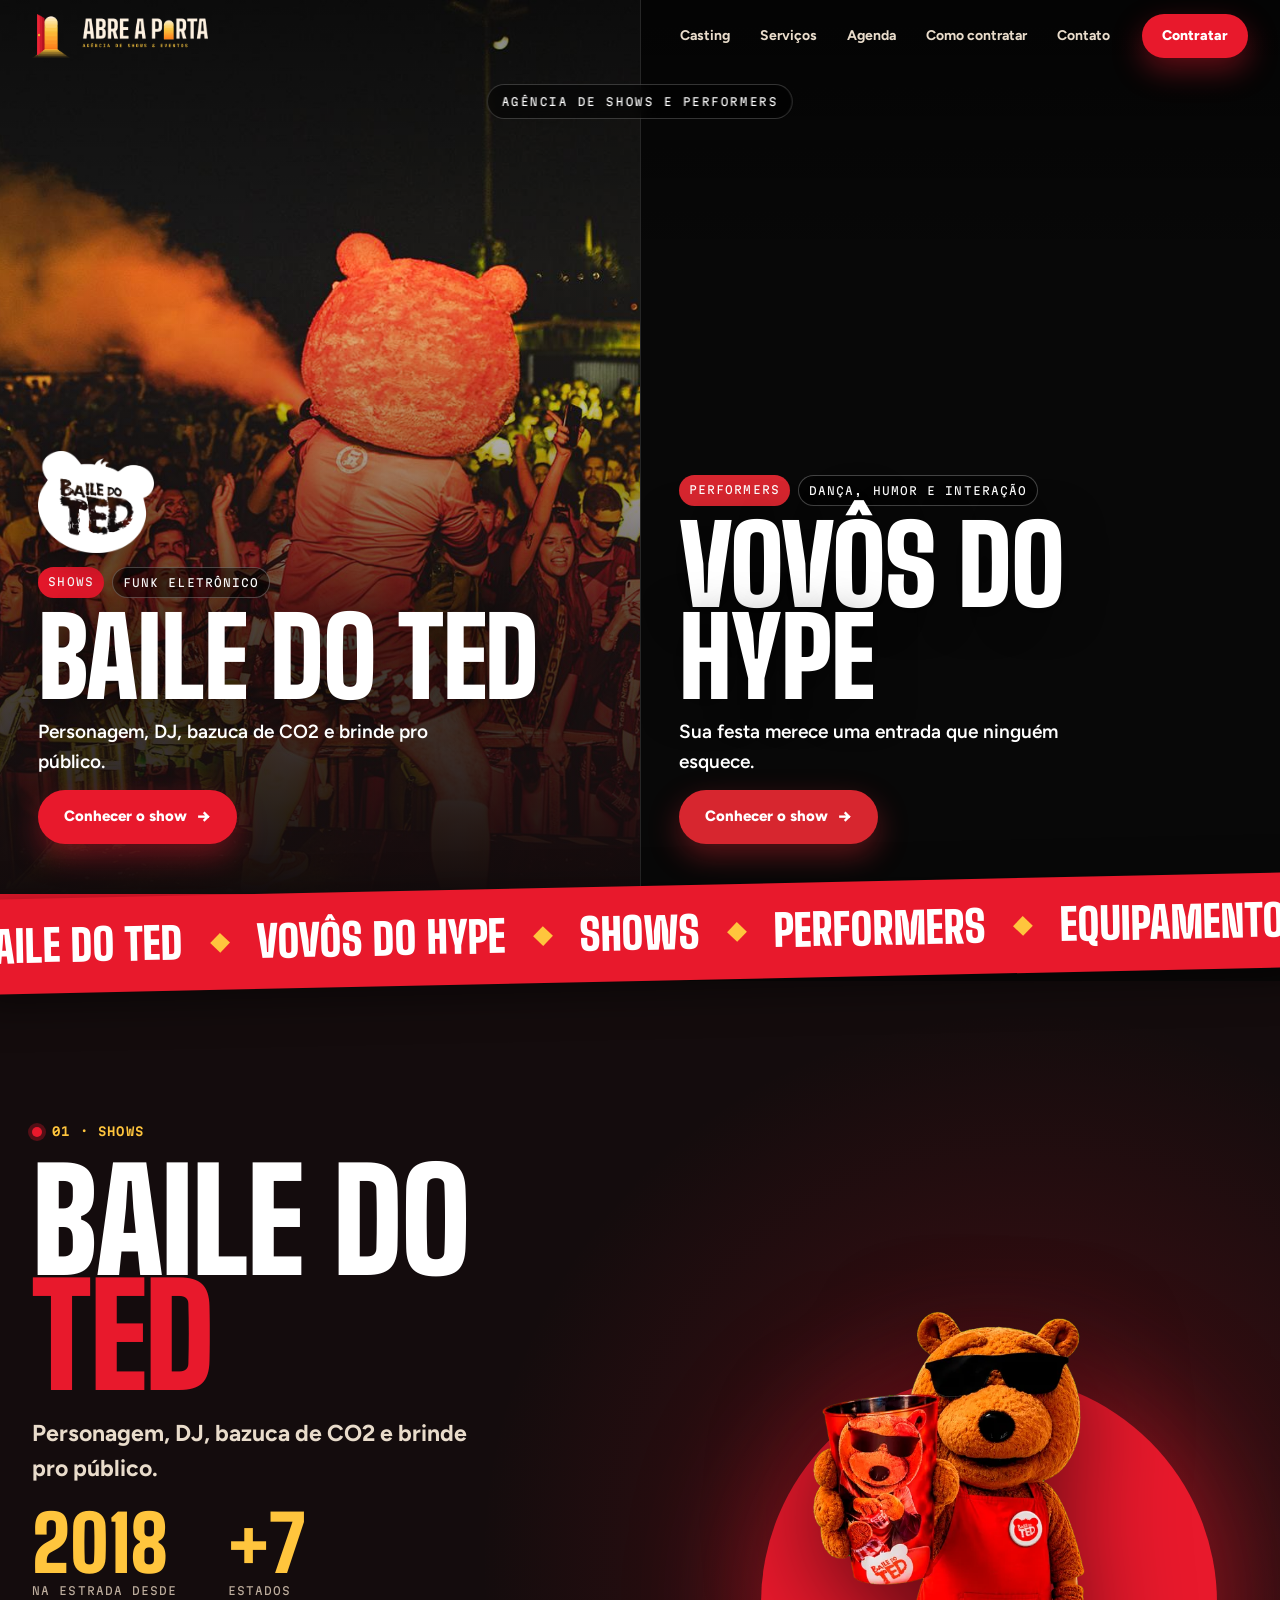
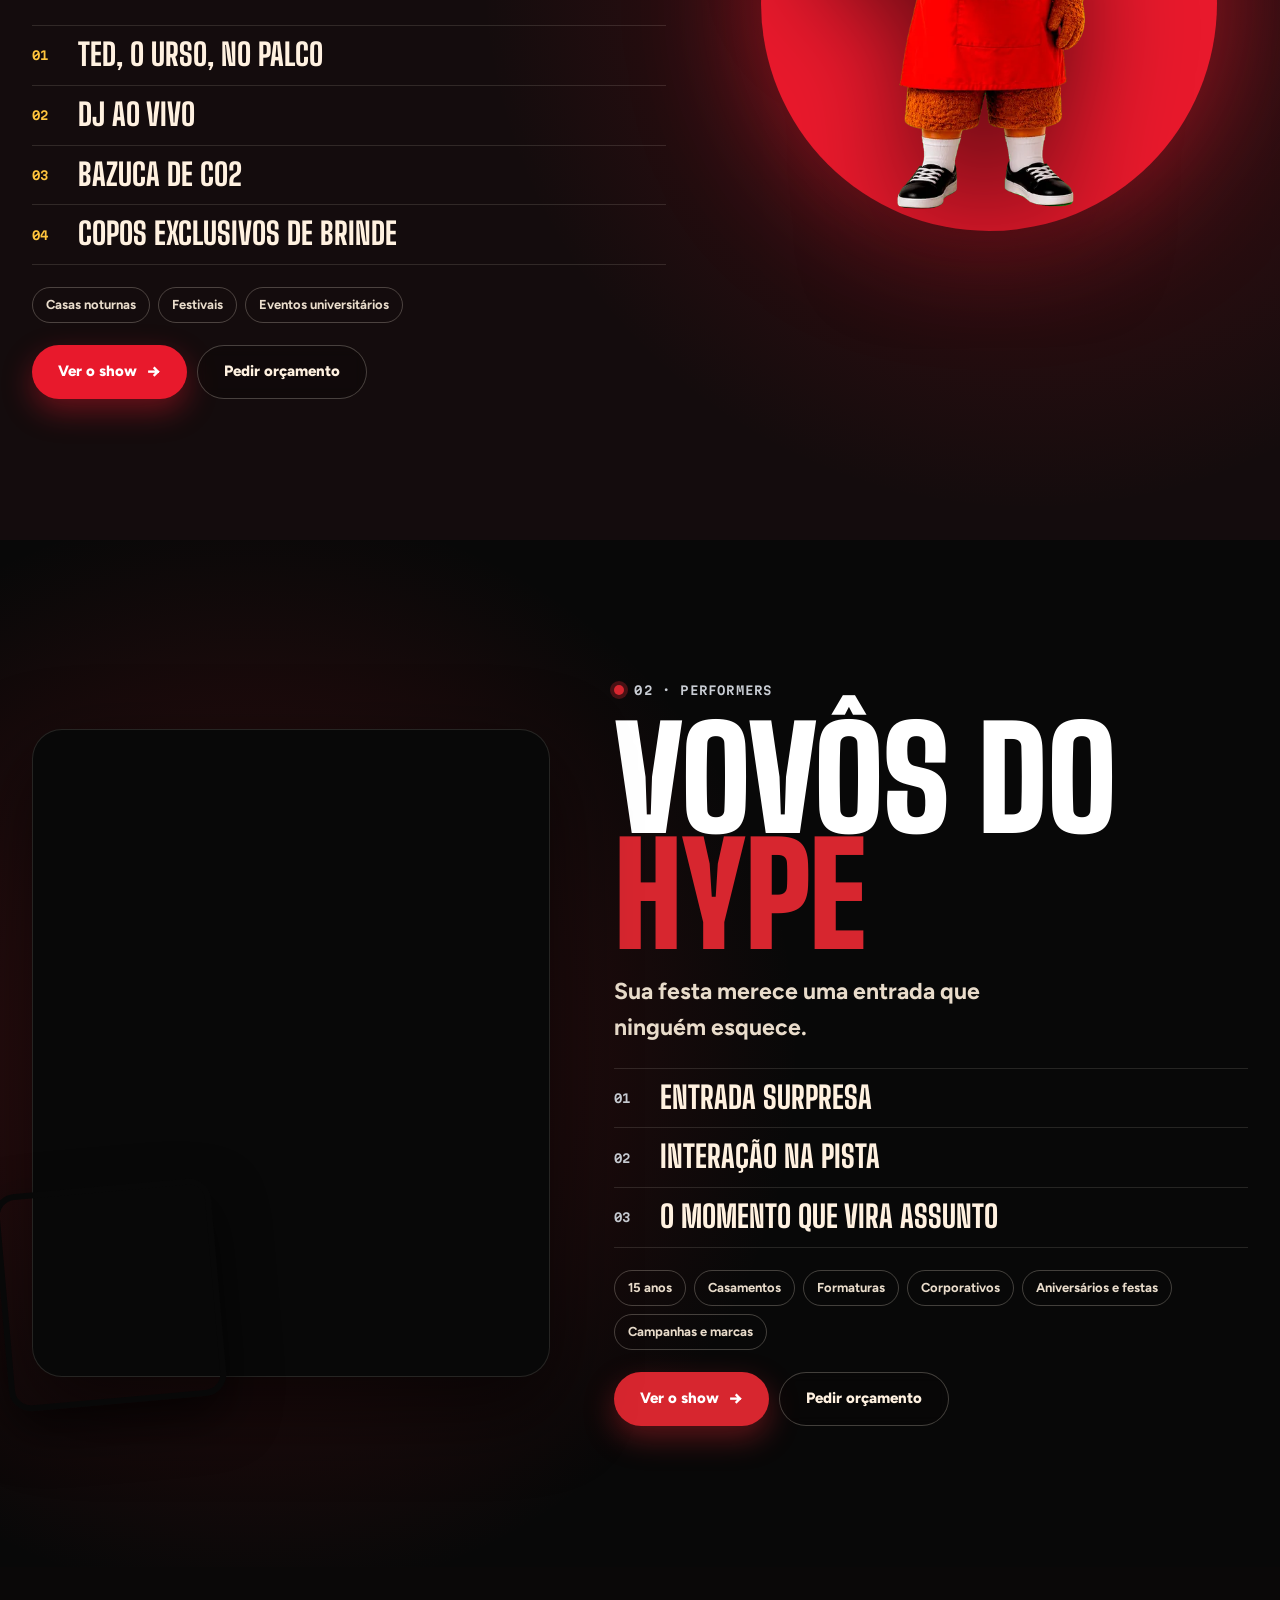
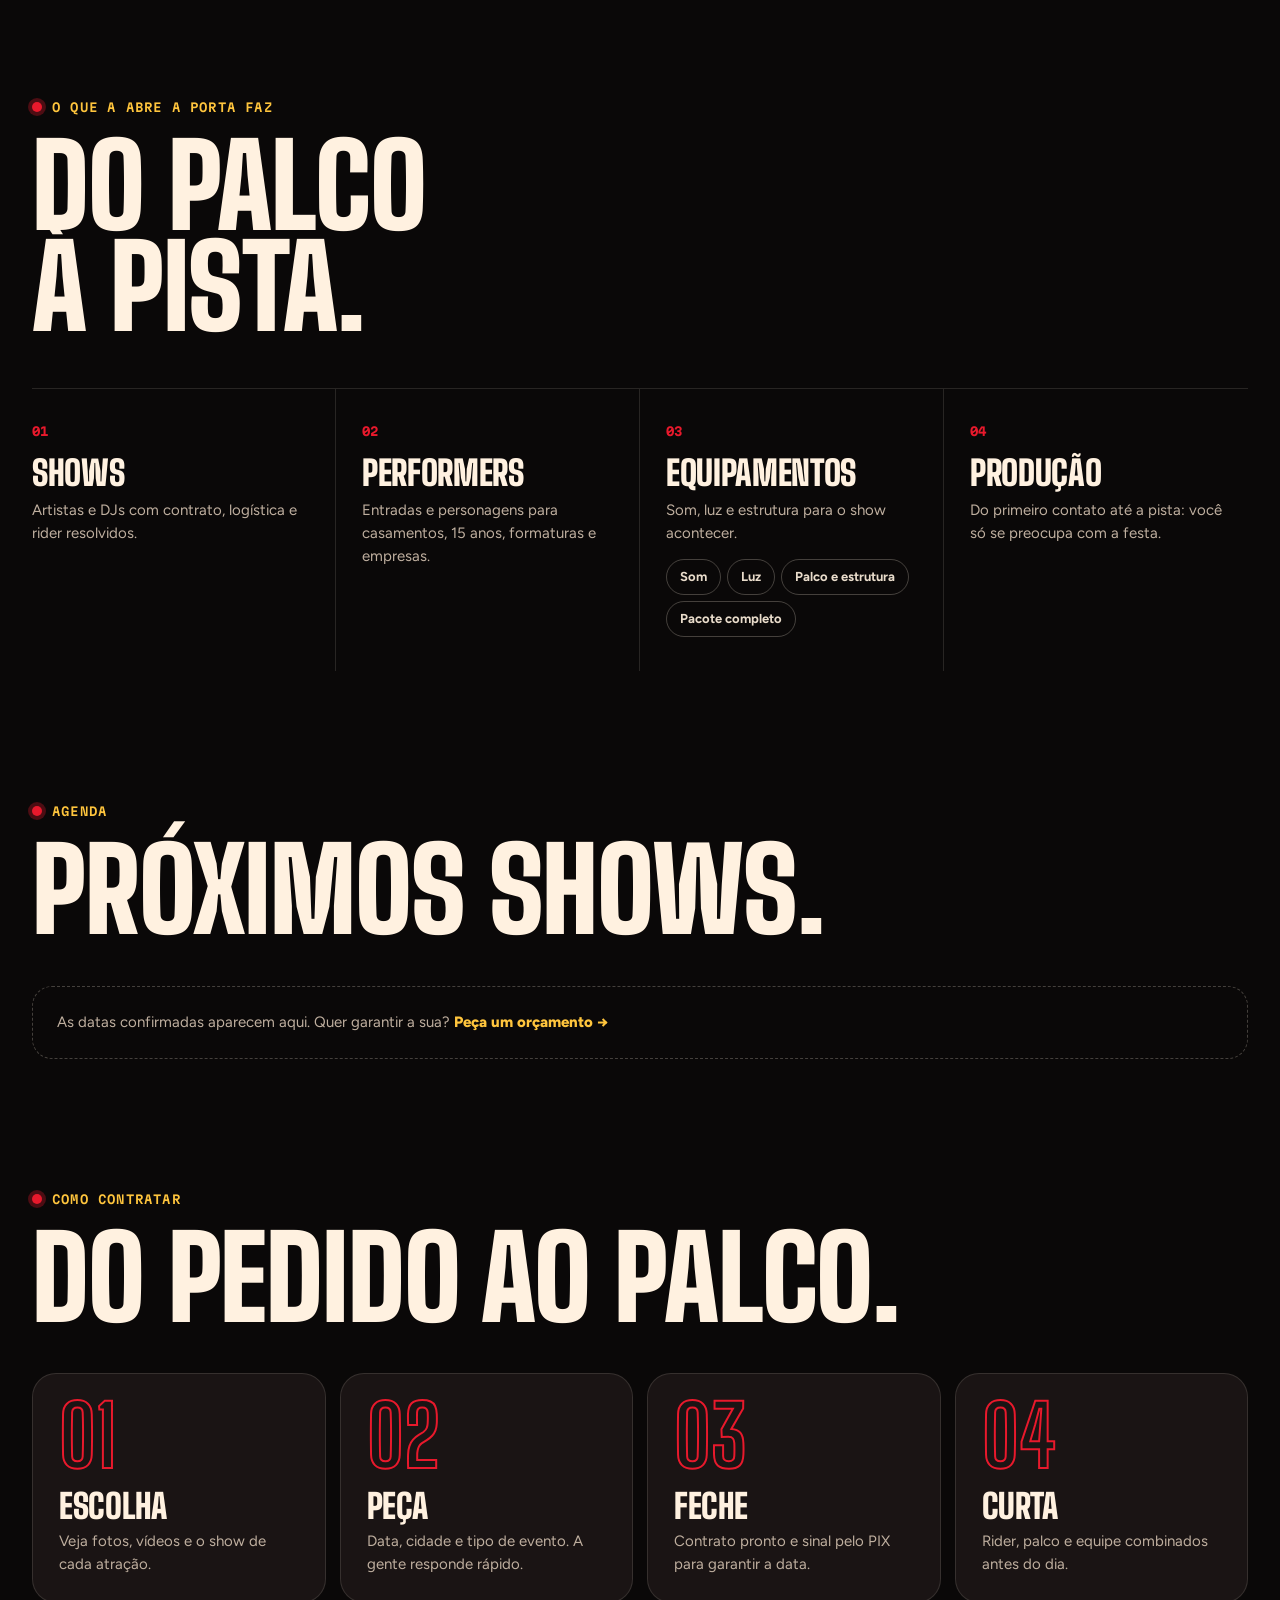
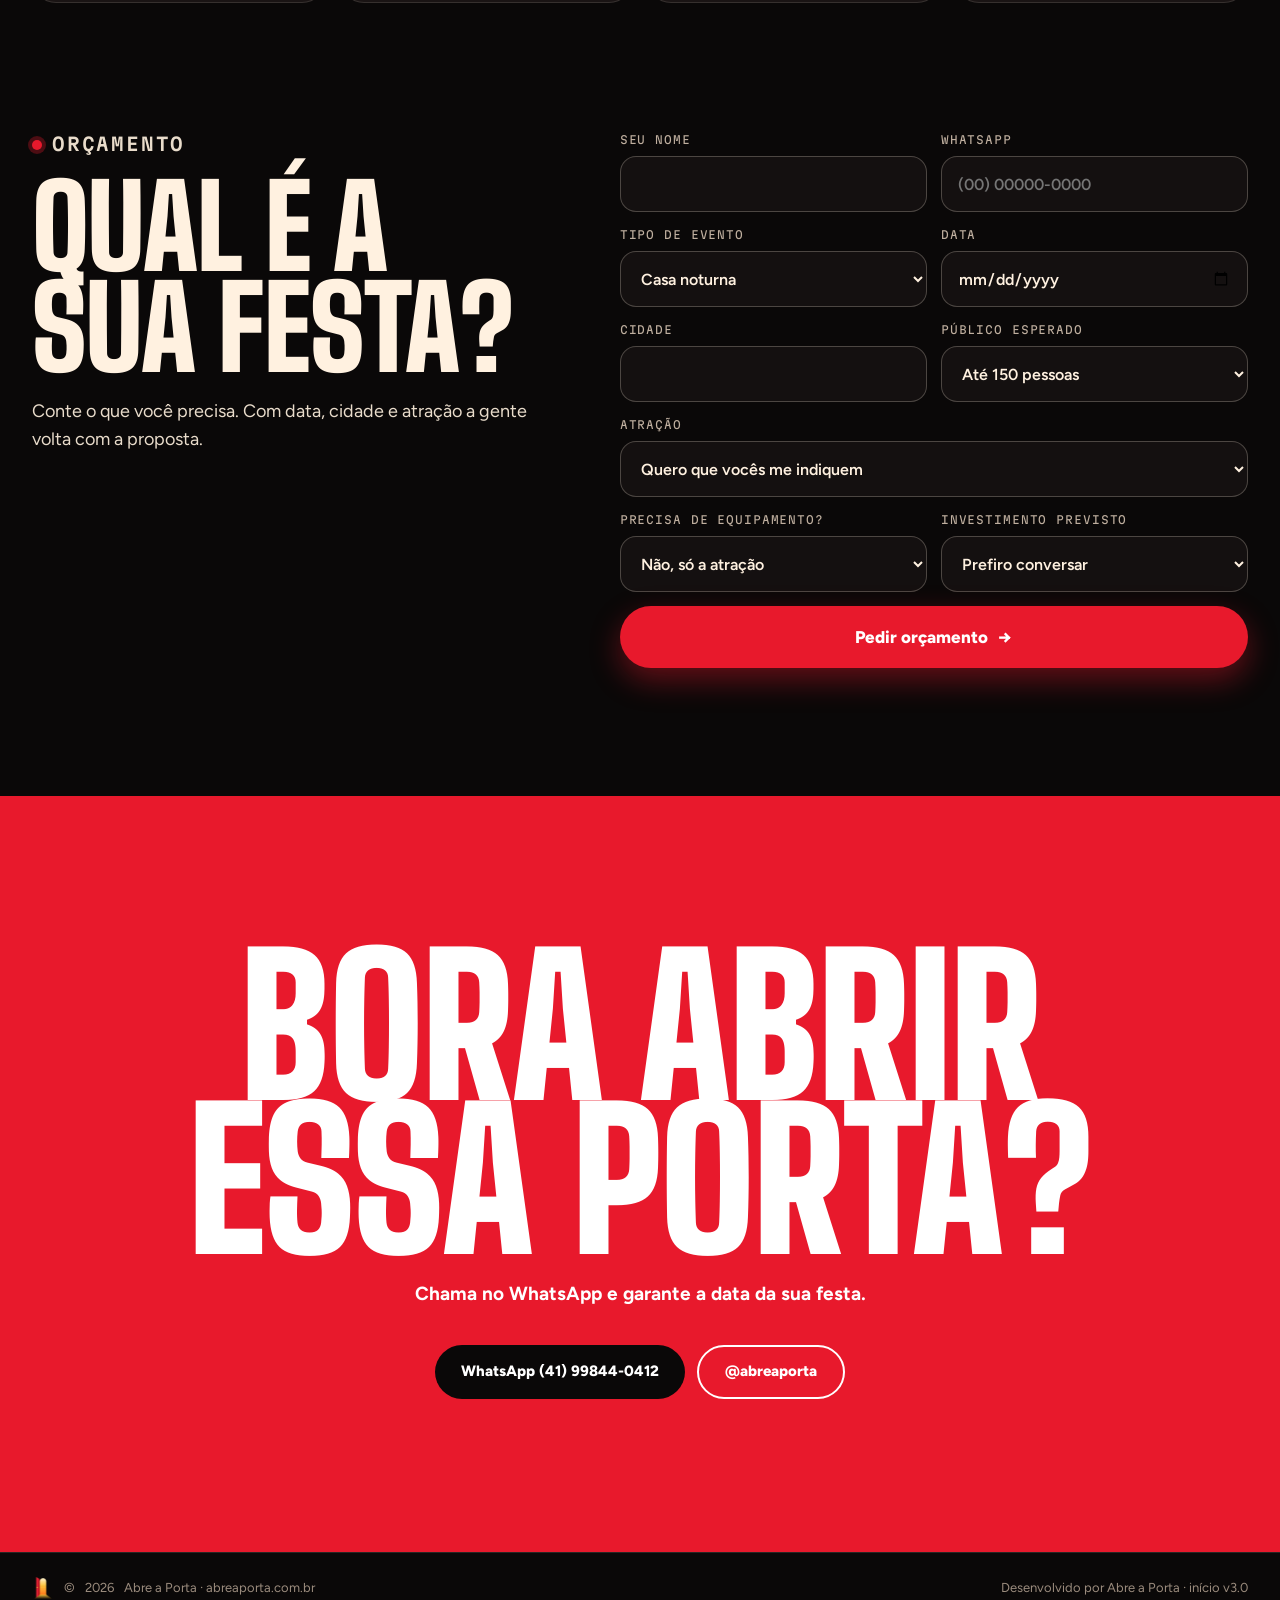
<file: index.html>
<!DOCTYPE html>
<html lang="pt-BR">
<head>
<meta charset="UTF-8">
<meta name="viewport" content="width=device-width, initial-scale=1.0">
<title>Abre a Porta · Agência de shows e performers</title>
<meta name="description" content="Agência de shows e performers: Baile do Ted, Vovôs do Hype e mais atrações para casas noturnas, festivais, casamentos, formaturas e eventos.">
<meta name="theme-color" content="#0A0808">
<link rel="icon" type="image/png" href="site/icone-abreaporta.png">
<meta property="og:title" content="Abre a Porta · Agência de shows e performers">
<meta property="og:description" content="Abra as portas da sua festa.">
<meta property="og:image" content="https://abreaporta.com.br/site/artistas/baile-do-ted/palco.jpg">
<link rel="preconnect" href="https://fonts.googleapis.com">
<link rel="preconnect" href="https://fonts.gstatic.com" crossorigin>
<link href="https://fonts.googleapis.com/css2?family=Big+Shoulders+Display:wght@700;800;900&family=Figtree:wght@400;500;700;800&family=Martian+Mono:wght@400;600&display=swap" rel="stylesheet">
<link rel="stylesheet" href="site/estilo.css">
<style>
/* PALCOS: cada artista ocupa a tela */
.palcos{display:flex;min-height:100svh;background:#000}
.palco{position:relative;flex:1 1 0;min-width:0;display:flex;align-items:flex-end;overflow:hidden;background:var(--fundo) center/cover no-repeat;transition:flex-grow .6s cubic-bezier(.2,.7,.2,1)}
.palco:before{content:"";position:absolute;inset:0;background:linear-gradient(180deg,rgba(0,0,0,.55) 0%,rgba(0,0,0,0) 30%,color-mix(in srgb,var(--fundo) 70%,transparent) 68%,var(--fundo) 100%)}
.palco:after{content:"";position:absolute;inset:auto 0 0 0;height:6px;background:var(--cor)}
.palco + .palco{border-left:1px solid rgba(255,255,255,.12)}
.palco:hover{flex-grow:1.55}
.palco .dentro{position:relative;z-index:1;width:100%;padding:110px clamp(18px,3vw,40px) clamp(30px,5vw,56px);display:flex;flex-direction:column;gap:14px}
.palco .logo{width:clamp(80px,9vw,130px);height:auto;filter:drop-shadow(0 8px 20px rgba(0,0,0,.5))}
.palco h2{font-size:clamp(64px,8.5vw,150px);line-height:.84;color:#fff;text-shadow:0 6px 40px rgba(0,0,0,.5)}
.palco .cat{display:flex;gap:8px;flex-wrap:wrap}
.palco .cat span{font-family:var(--f-mono);font-size:11px;letter-spacing:.1em;text-transform:uppercase;padding:6px 10px;border-radius:999px;background:var(--cor);color:#fff}
.palco .cat span + span{background:rgba(0,0,0,.45);border:1px solid rgba(255,255,255,.25)}
.palco .frase{font-size:clamp(16px,1.5vw,19px);font-weight:600;max-width:34ch;color:#fff}
.palco .acoes{display:flex;gap:10px;flex-wrap:wrap}
.selo-topo{position:absolute;left:50%;top:84px;transform:translateX(-50%);z-index:3;font-family:var(--f-mono);font-size:11px;letter-spacing:.14em;text-transform:uppercase;color:#fff;background:rgba(0,0,0,.5);border:1px solid rgba(255,255,255,.2);padding:8px 14px;border-radius:999px;backdrop-filter:blur(6px);white-space:nowrap}
.heroWrap{position:relative}
@media (max-width:860px){.palcos{flex-direction:column}.palco{min-height:78svh}.palco + .palco{border-left:0;border-top:1px solid rgba(255,255,255,.12)}.palco:hover{flex-grow:1}.selo-topo{top:80px}}

/* HOLOFOTE: seção de cada artista nas cores dele */
.holofote{position:relative;background:var(--fundo);overflow:hidden;padding:clamp(80px,11vw,150px) 0}
.holofote:before{content:"";position:absolute;width:1100px;height:1100px;right:-300px;top:50%;transform:translateY(-50%);background:radial-gradient(closest-side,color-mix(in srgb,var(--cor) 45%,transparent),transparent);opacity:.55;pointer-events:none}
.holofote.inverte:before{right:auto;left:-300px}
.holofote .wrap{position:relative;display:grid;grid-template-columns:1.1fr .9fr;gap:clamp(30px,5vw,70px);align-items:center}
.holofote.inverte .wrap{grid-template-columns:.9fr 1.1fr}
.holofote.inverte .txt{order:2}
.holofote .txt{display:flex;flex-direction:column;gap:22px}
.holofote h2{font-size:clamp(72px,11vw,180px);line-height:.82;color:#fff}
.holofote h2 em{font-style:normal;color:var(--cor)}
.holofote .frase{font-size:clamp(18px,1.8vw,24px);font-weight:700;color:var(--t2);max-width:30ch}
.lista-dest{list-style:none;margin:0;padding:0;border-top:1px solid var(--linha)}
.lista-dest li{display:flex;align-items:center;gap:16px;padding:14px 0;border-bottom:1px solid var(--linha);font-family:var(--f-cartaz);font-weight:800;font-size:clamp(24px,2.4vw,34px);text-transform:uppercase;line-height:1}
.lista-dest li b{font-family:var(--f-mono);font-size:12px;font-weight:600;color:var(--cor2);width:30px}
.nums{display:flex;gap:clamp(20px,4vw,50px);flex-wrap:wrap}
.nums div b{display:block;font-family:var(--f-cartaz);font-size:clamp(56px,6vw,96px);font-weight:900;line-height:.9;color:var(--cor2)}
.nums div span{font-family:var(--f-mono);font-size:11px;letter-spacing:.1em;text-transform:uppercase;color:var(--t3)}
.holofote .acoes{display:flex;gap:10px;flex-wrap:wrap}
.holofote .img{position:relative;min-height:560px;display:flex;align-items:flex-end;justify-content:center}
.holofote .img .disco{position:absolute;width:88%;aspect-ratio:1;border-radius:50%;left:6%;bottom:6%;background:var(--cor);box-shadow:0 0 120px color-mix(in srgb,var(--cor) 60%,transparent)}
.holofote .img .recorte{position:relative;width:96%;height:auto;filter:drop-shadow(0 30px 50px rgba(0,0,0,.55))}
.holofote .img .foto{position:relative;width:100%;aspect-ratio:4/5;border-radius:30px;background:var(--fundo) center/cover no-repeat;box-shadow:0 30px 80px rgba(0,0,0,.6);border:1px solid var(--linha)}
.holofote .img .mini{position:absolute;width:42%;aspect-ratio:1;border-radius:22px;left:-6%;bottom:-4%;background:center/cover no-repeat;border:6px solid var(--fundo);box-shadow:0 20px 50px rgba(0,0,0,.6);transform:rotate(-5deg)}
.holofote .tipos{display:flex;flex-wrap:wrap;gap:8px}
@media (max-width:900px){.holofote .wrap,.holofote.inverte .wrap{grid-template-columns:1fr}.holofote.inverte .txt{order:0}.holofote .img{min-height:0}}

/* SERVIÇOS */
.servicos{display:grid;grid-template-columns:repeat(4,minmax(0,1fr));border-top:1px solid var(--linha)}
.serv{padding:30px 26px 34px 0;border-right:1px solid var(--linha)}
.serv + .serv{padding-left:26px}
.serv:last-child{border-right:0}
.serv b{font-family:var(--f-mono);font-size:12px;color:var(--vermelho)}
.serv h3{font-size:clamp(30px,2.7vw,46px);overflow-wrap:break-word;margin:14px 0 10px}
.serv p{color:var(--t3);font-size:15px}
.equips{display:flex;flex-wrap:wrap;gap:6px;margin-top:14px}
@media (max-width:900px){.servicos{grid-template-columns:1fr 1fr}.serv{border-right:0;border-bottom:1px solid var(--linha);padding-left:0!important}}
@media (max-width:540px){.servicos{grid-template-columns:1fr}}

/* COMO */
.passos{display:grid;grid-template-columns:repeat(4,1fr);gap:14px}
.passo{border-radius:24px;padding:26px;background:var(--card);border:1px solid var(--linha)}
.passo b{font-family:var(--f-cartaz);font-size:84px;line-height:.85;color:transparent;-webkit-text-stroke:2px var(--vermelho)}
.passo h3{font-size:34px;margin-top:16px}
.passo p{color:var(--t3);font-size:15px;margin-top:8px}
@media (max-width:900px){.passos{grid-template-columns:1fr 1fr}}
@media (max-width:540px){.passos{grid-template-columns:1fr}}

/* ORÇAMENTO */
.orc{display:grid;grid-template-columns:1fr 1.2fr;gap:clamp(30px,5vw,70px)}
.orc .txt{display:flex;flex-direction:column;gap:18px}
.orc .txt p{font-size:18px;color:var(--t2)}
.orc form{display:grid;grid-template-columns:1fr 1fr;gap:14px}
.orc label{display:flex;flex-direction:column;gap:8px;font-family:var(--f-mono);font-size:11px;letter-spacing:.08em;text-transform:uppercase;color:var(--t3)}
.orc input,.orc select{min-height:56px;border-radius:16px;border:1px solid var(--linha2);background:var(--preto2);padding:0 16px;color:var(--creme);font:600 16px var(--f-texto);width:100%;letter-spacing:0;text-transform:none}
.orc input:focus,.orc select:focus{border-color:var(--vermelho);outline:none}
.orc .full{grid-column:1/-1}
.ok{grid-column:1/-1;padding:14px 16px;border-radius:14px;font-weight:700;display:none;font-family:var(--f-texto);letter-spacing:0;text-transform:none}
@media (max-width:860px){.orc{grid-template-columns:1fr}}
@media (max-width:520px){.orc form{grid-template-columns:1fr}}

/* FINAL */
.final{position:relative;overflow:hidden;text-align:center;padding:clamp(90px,12vw,170px) 0;background:var(--vermelho);color:#fff}
.final h2{font-size:clamp(80px,15vw,250px);line-height:.8}
.final p{font-size:19px;font-weight:700;margin:22px auto 0;max-width:40ch}
.final .contatos{display:flex;flex-wrap:wrap;justify-content:center;gap:12px;margin-top:36px}
.final .btn.preto{background:#0A0808;color:#fff}
.final .btn.vazado{border:2px solid #fff;color:#fff}
</style>
</head>
<body>
<script src="site/config.js"></script>
<script src="site/dados.js"></script>
<script src="site/carregar.js"></script>

<header class="topo-site" id="topo"><div class="wrap topo">
  <a href="./" aria-label="Abre a Porta, início"><img src="site/logo-abreaporta.png" alt="Abre a Porta"></a>
  <nav aria-label="Menu"><a href="#casting">Casting</a><a href="#servicos">Serviços</a><a href="#agenda">Agenda</a><a href="#como">Como contratar</a><a href="#contato">Contato</a></nav>
  <a class="btn fogo" href="#orcamento">Contratar</a>
</div></header>

<main>
  <div class="heroWrap">
    <span class="selo-topo">Agência de shows e performers</span>
    <section class="palcos" id="palcos" aria-label="Atrações"></section>
  </div>
  <div class="faixa" aria-hidden="true"><div class="trilho" id="faixa"></div></div>

  <div id="casting"></div>

  <section class="s" id="servicos"><div class="wrap">
    <p class="selo surge">O que a Abre a Porta faz</p>
    <h2 class="titulo surge" style="margin:16px 0 clamp(30px,4vw,50px)">Do palco<br>à pista.</h2>
    <div class="servicos surge">
      <div class="serv"><b>01</b><h3>Shows</h3><p>Artistas e DJs com contrato, logística e rider resolvidos.</p></div>
      <div class="serv"><b>02</b><h3>Performers</h3><p>Entradas e personagens para casamentos, 15 anos, formaturas e empresas.</p></div>
      <div class="serv" id="servEquip"><b>03</b><h3>Equipamentos</h3><p>Som, luz e estrutura para o show acontecer.</p><div class="equips" id="equips"></div></div>
      <div class="serv"><b>04</b><h3>Produção</h3><p>Do primeiro contato até a pista: você só se preocupa com a festa.</p></div>
    </div>
  </div></section>

  <section class="s" id="agenda" style="padding-top:0"><div class="wrap">
    <p class="selo surge">Agenda</p>
    <h2 class="titulo surge" style="margin:16px 0 clamp(26px,4vw,44px)">Próximos shows.</h2>
    <div id="shows"></div>
  </div></section>

  <section class="s" id="como" style="padding-top:0"><div class="wrap">
    <p class="selo surge">Como contratar</p>
    <h2 class="titulo surge" style="margin:16px 0 clamp(26px,4vw,44px)">Do pedido ao palco.</h2>
    <div class="passos">
      <div class="passo surge"><b>01</b><h3>Escolha</h3><p>Veja fotos, vídeos e o show de cada atração.</p></div>
      <div class="passo surge"><b>02</b><h3>Peça</h3><p>Data, cidade e tipo de evento. A gente responde rápido.</p></div>
      <div class="passo surge"><b>03</b><h3>Feche</h3><p>Contrato pronto e sinal pelo PIX para garantir a data.</p></div>
      <div class="passo surge"><b>04</b><h3>Curta</h3><p>Rider, palco e equipe combinados antes do dia.</p></div>
    </div>
  </div></section>

  <section class="s" id="orcamento" style="padding-top:0"><div class="wrap orc">
    <div class="txt surge"><p class="selo">Orçamento</p><h2 class="titulo">Qual é a sua festa?</h2><p>Conte o que você precisa. Com data, cidade e atração a gente volta com a proposta.</p></div>
    <form id="formOrc" class="surge" novalidate>
      <label>Seu nome<input name="nome" autocomplete="name" maxlength="120"></label>
      <label>WhatsApp<input name="whats" type="tel" placeholder="(00) 00000-0000" autocomplete="tel" maxlength="30"></label>
      <label>Tipo de evento<select name="tipo"><option>Casa noturna</option><option>Festival</option><option>Evento universitário</option><option>Casamento</option><option>15 anos</option><option>Formatura</option><option>Evento de empresa</option><option>Aniversário e festa</option><option>Outro</option></select></label>
      <label>Data<input name="data" type="date"></label>
      <label>Cidade<input name="cidade" maxlength="80"></label>
      <label>Público esperado<select name="publico"><option>Até 150 pessoas</option><option>150 a 500 pessoas</option><option>500 a 1.500 pessoas</option><option>Mais de 1.500 pessoas</option></select></label>
      <label class="full">Atração<select name="artista" id="selArtista"><option>Quero que vocês me indiquem</option></select></label>
      <label>Precisa de equipamento?<select name="equip"><option>Não, só a atração</option><option>Sim, som</option><option>Sim, som e luz</option><option>Sim, som, luz e palco</option></select></label>
      <label>Investimento previsto<select name="verba"><option>Prefiro conversar</option><option>Até R$ 3 mil</option><option>R$ 3 a 10 mil</option><option>R$ 10 a 30 mil</option><option>Acima de R$ 30 mil</option></select></label>
      <button class="btn fogo full seta" type="submit" style="min-height:62px;font-size:17px">Pedir orçamento</button>
      <p class="ok" id="ok" role="status"></p>
    </form>
  </div></section>

  <section class="final" id="contato"><div class="wrap">
    <h2 class="surge">Bora abrir<br>essa porta?</h2>
    <p>Chama no WhatsApp e garante a data da sua festa.</p>
    <div class="contatos" id="contatos"></div>
  </div></section>
</main>

<footer class="rodape">
  <span style="display:flex;align-items:center;gap:10px"><img src="site/icone-abreaporta.png" alt="">© <span id="ano"></span> Abre a Porta · abreaporta.com.br</span>
  <span>Desenvolvido por Abre a Porta · início v3.0</span>
</footer>

<script>
(function () {
  var $ = function (id) { return document.getElementById(id); };
  var esc = function (t) { return String(t == null ? '' : t).replace(/[&<>"']/g, function (c) { return { '&': '&amp;', '<': '&lt;', '>': '&gt;', '"': '&quot;', "'": '&#39;' }[c]; }); };
  var cssUrl = function (u) { return u ? "url('" + String(u).replace(/['"\\()\s]/g, encodeURIComponent) + "')" : 'none'; };
  var temas = function (a) { return '--cor:' + esc(a.cor || '#E8192C') + ';--cor2:' + esc(a.cor2 || '#FFC53D') + ';--fundo:' + esc(a.fundo || '#0A0808'); };
  $('ano').textContent = new Date().getFullYear();
  var topo = $('topo'), t = function () { topo.classList.toggle('solido', window.scrollY > 40); };
  window.addEventListener('scroll', t, { passive: true }); t();

  window.carregarSite().then(function (S) {
    var wa = function (msg) { return 'https://wa.me/' + S.whatsapp + '?text=' + encodeURIComponent(msg); };
    var arts = (S.artistas || []).filter(function (a) { return a.publicado; });
    var link = function (a) { return 'artista.html?a=' + encodeURIComponent(a.slug); };

    /* palcos */
    $('palcos').innerHTML = arts.map(function (a) {
      return '<a class="palco" href="' + link(a) + '" style="' + temas(a) + ';background-image:' + cssUrl(a.capa) + '">' +
        '<div class="dentro">' + (a.logo ? '<img class="logo" src="' + esc(a.logo) + '" alt="" onerror="this.remove()">' : '') +
        '<div class="cat"><span>' + esc(a.categoria || '') + '</span>' + (a.estilo ? '<span>' + esc(a.estilo) + '</span>' : '') + '</div>' +
        '<h2>' + esc(a.nome) + '</h2>' + (a.frase ? '<p class="frase">' + esc(a.frase) + '</p>' : '') +
        '<div class="acoes"><span class="btn fogo seta">Conhecer o show</span></div></div></a>';
    }).join('');

    /* faixa */
    var itens = arts.map(function (a) { return a.nome; }).concat(['Shows', 'Performers', 'Equipamentos']);
    var f = '<span>' + itens.map(esc).join('</span><span>') + '</span>';
    $('faixa').innerHTML = f + f + f + f;

    /* holofotes */
    $('casting').innerHTML = arts.map(function (a, i) {
      var orc = S.whatsapp ? wa('Olá! Quero um orçamento do ' + a.nome + ' pelo site da Abre a Porta.') : '#orcamento';
      var ext = S.whatsapp ? ' target="_blank" rel="noopener"' : '';
      var partes = a.nome.split(' '), ult = partes.pop();
      var nomeH = (partes.length ? esc(partes.join(' ')) + '<br>' : '') + '<em>' + esc(ult) + '</em>';
      var recorte = a.retrato && a.retrato !== a.capa && /\.(webp|png)(\?|$)/i.test(a.retrato);
      var img = recorte
        ? '<div class="img surge"><span class="disco"></span><img class="recorte" src="' + esc(a.retrato) + '" alt="' + esc(a.nome) + '" loading="lazy"></div>'
        : '<div class="img surge"><div class="foto" style="background-image:' + cssUrl(a.retrato || a.capa) + '"></div>' + ((a.fotos || [])[1] ? '<span class="mini" style="background-image:' + cssUrl(a.fotos[1]) + '"></span>' : '') + '</div>';
      return '<section class="holofote' + (i % 2 ? ' inverte' : '') + '" style="' + temas(a) + '"><div class="wrap">' +
        '<div class="txt surge"><p class="selo">' + ('0' + (i + 1)).slice(-2) + ' · ' + esc(a.categoria || '') + '</p><h2>' + nomeH + '</h2>' +
        (a.frase ? '<p class="frase">' + esc(a.frase) + '</p>' : '') +
        ((a.numeros || []).length ? '<div class="nums">' + a.numeros.map(function (n) { return '<div><b>' + esc(n.valor) + '</b><span>' + esc(n.rotulo) + '</span></div>'; }).join('') + '</div>' : '') +
        ((a.destaques || []).length ? '<ul class="lista-dest">' + a.destaques.map(function (d, k) { return '<li><b>' + ('0' + (k + 1)).slice(-2) + '</b>' + esc(d) + '</li>'; }).join('') + '</ul>' : '') +
        ((a.eventos || []).length ? '<div class="tipos">' + a.eventos.map(function (e) { return '<span class="chip">' + esc(e) + '</span>'; }).join('') + '</div>' : '') +
        '<div class="acoes"><a class="btn fogo seta" href="' + link(a) + '">Ver o show</a><a class="btn contorno" href="' + orc + '"' + ext + '>Pedir orçamento</a></div></div>' +
        img + '</div></section>';
    }).join('');

    /* equipamentos */
    if (S.mostrarEquipamentos && (S.equipamentos || []).length) $('equips').innerHTML = S.equipamentos.map(function (e) { return '<span class="chip" title="' + esc(e.texto) + '">' + esc(e.nome) + '</span>'; }).join('');
    else $('servEquip').style.display = 'none';

    /* agenda */
    var hoje = new Date(); hoje.setHours(0, 0, 0, 0);
    var dias = ['DOM', 'SEG', 'TER', 'QUA', 'QUI', 'SEX', 'SÁB'], meses = ['JAN', 'FEV', 'MAR', 'ABR', 'MAI', 'JUN', 'JUL', 'AGO', 'SET', 'OUT', 'NOV', 'DEZ'];
    var nomeArt = function (s) { var a = arts.filter(function (x) { return x.slug === s; })[0]; return a ? a.nome : s; };
    var prox = (S.shows || []).map(function (s) { var p = String(s.data).split('-'); return Object.assign({}, s, { d: new Date(+p[0], +p[1] - 1, +p[2]) }); })
      .filter(function (s) { return s.d >= hoje; }).sort(function (a, b) { return a.d - b.d; }).slice(0, 8);
    $('shows').innerHTML = prox.length ? prox.map(function (s) {
      return '<div class="show surge"><div class="d">' + ('0' + s.d.getDate()).slice(-2) + '.' + ('0' + (s.d.getMonth() + 1)).slice(-2) + '<small>' + dias[s.d.getDay()] + ' · ' + meses[s.d.getMonth()] + '</small></div>' +
        '<div class="q"><strong>' + esc(nomeArt(s.artista)) + '</strong><p>' + (s.fechado ? 'Evento fechado' : esc(s.local)) + (s.cidade ? ' · ' + esc(s.cidade) : '') + '</p></div>' +
        (s.fechado ? '<span class="chip">Data reservada</span>' : (s.link ? '<a class="btn contorno" href="' + esc(s.link) + '" target="_blank" rel="noopener">Ingressos</a>' : '<span></span>')) + '</div>';
    }).join('') : '<p class="vazio">As datas confirmadas aparecem aqui. Quer garantir a sua? <a href="#orcamento">Peça um orçamento →</a></p>';

    /* formulário */
    var sel = $('selArtista');
    arts.slice().reverse().forEach(function (a) { var o = document.createElement('option'); o.textContent = a.nome; sel.insertBefore(o, sel.firstChild); });
    sel.value = 'Quero que vocês me indiquem';
    var pre = new URLSearchParams(location.search).get('artista');
    if (pre) arts.forEach(function (a) { if (a.slug === pre) sel.value = a.nome; });
    $('formOrc').addEventListener('submit', function (ev) {
      ev.preventDefault();
      var fm = ev.target, ok = $('ok');
      if (!fm.nome.value.trim() || fm.whats.value.replace(/\D/g, '').length < 10) {
        ok.style.cssText = 'display:block;background:#2A1A0A;border:1px solid #6B4A12;color:#FFB066';
        ok.textContent = 'Preencha o seu nome e um WhatsApp com DDD.'; (fm.nome.value.trim() ? fm.whats : fm.nome).focus(); return;
      }
      var dt = fm.data.value ? fm.data.value.split('-').reverse().join('/') : 'a combinar';
      var pedido = { nome: fm.nome.value.trim(), whatsapp: fm.whats.value.trim(), tipo: fm.tipo.value, data_evento: dt, cidade: fm.cidade.value.trim(), publico: fm.publico.value, atracao: fm.artista.value, equipamento: fm.equip.value, investimento: fm.verba.value };
      window.enviarPedido(pedido);
      var msg = 'Olá! Quero um orçamento pelo site da Abre a Porta.\n\nNome: ' + pedido.nome + '\nWhatsApp: ' + pedido.whatsapp +
        '\nEvento: ' + pedido.tipo + '\nData: ' + dt + '\nCidade: ' + (pedido.cidade || '-') + '\nPúblico: ' + pedido.publico +
        '\nAtração: ' + pedido.atracao + '\nEquipamento: ' + pedido.equipamento + '\nInvestimento: ' + pedido.investimento;
      var url = S.whatsapp ? wa(msg) : 'mailto:' + S.email + '?subject=' + encodeURIComponent('Orçamento: ' + pedido.tipo) + '&body=' + encodeURIComponent(msg);
      ok.style.cssText = 'display:block;background:#0F2A1A;border:1px solid #1E5A34;color:#4BE38A';
      ok.textContent = 'Pronto! Abrimos o WhatsApp com o seu pedido. É só tocar em enviar.';
      window.open(url, '_blank');
    });

    /* contatos */
    var c = '';
    if (S.whatsapp) {
      var w = S.whatsapp.replace(/^55/, '');
      c += '<a class="btn preto" href="' + wa('Olá! Vim pelo site da Abre a Porta.') + '" target="_blank" rel="noopener">WhatsApp (' + w.slice(0, 2) + ') ' + w.slice(2, w.length - 4) + '-' + w.slice(-4) + '</a>';
    }
    c += '<a class="btn vazado" href="https://instagram.com/' + esc(S.instagram) + '" target="_blank" rel="noopener">@' + esc(S.instagram) + '</a>';
    $('contatos').innerHTML = c;
  });
})();
</script>
</body>
</html>
</file>
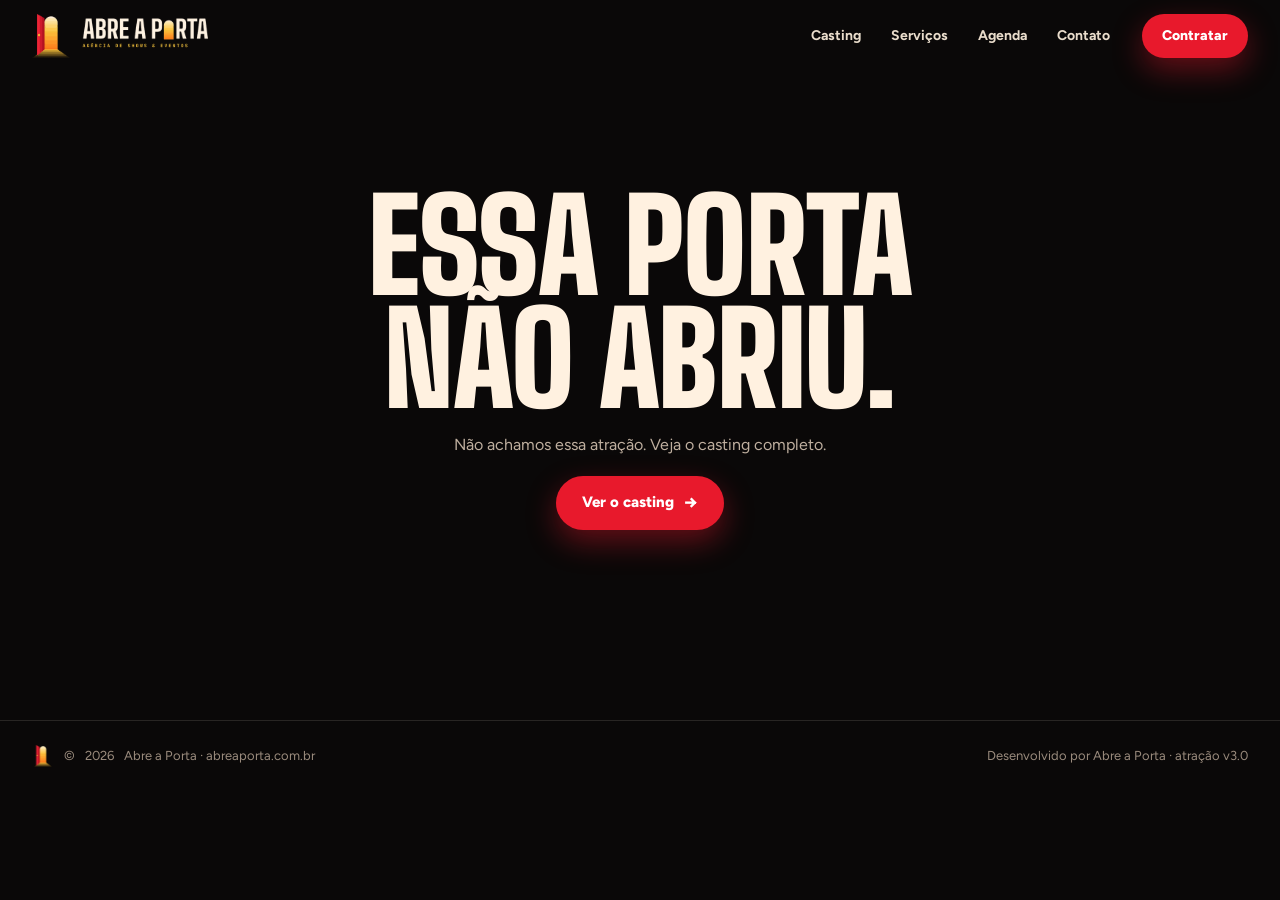
<file: artista.html>
<!DOCTYPE html>
<html lang="pt-BR">
<head>
<meta charset="UTF-8">
<meta name="viewport" content="width=device-width, initial-scale=1.0">
<title>Atração · Abre a Porta</title>
<meta name="description" content="Conheça a atração, veja fotos, vídeos e agenda, e peça um orçamento para o seu evento.">
<meta name="theme-color" content="#0A0808">
<link rel="icon" type="image/png" href="site/icone-abreaporta.png">
<link rel="preconnect" href="https://fonts.googleapis.com">
<link rel="preconnect" href="https://fonts.gstatic.com" crossorigin>
<link href="https://fonts.googleapis.com/css2?family=Big+Shoulders+Display:wght@700;800;900&family=Figtree:wght@400;500;700;800&family=Martian+Mono:wght@400;600&display=swap" rel="stylesheet">
<link rel="stylesheet" href="site/estilo.css">
<style>
body{background:var(--fundo)}
.capa{position:relative;min-height:100svh;display:flex;align-items:flex-end;background:var(--fundo) center/cover no-repeat;overflow:hidden}
.capa:before{content:"";position:absolute;inset:0;background:linear-gradient(180deg,rgba(0,0,0,.55) 0%,rgba(0,0,0,0) 32%,color-mix(in srgb,var(--fundo) 75%,transparent) 72%,var(--fundo) 100%)}
.capa .wrap{position:relative;z-index:1;width:100%;padding-top:110px;padding-bottom:clamp(36px,6vw,64px);display:flex;flex-direction:column;gap:18px}
.capa .logo{width:clamp(100px,11vw,170px);height:auto;filter:drop-shadow(0 8px 24px rgba(0,0,0,.5))}
.capa h1{font-size:clamp(84px,15vw,250px);line-height:.8;color:#fff;text-shadow:0 8px 50px rgba(0,0,0,.5)}
.capa h1 em{font-style:normal;color:var(--cor)}
.capa .frase{font-size:clamp(18px,2vw,24px);color:#fff;max-width:36ch;font-weight:700}
.capa .acoes{display:flex;gap:10px;flex-wrap:wrap}
.cat{display:flex;gap:8px;flex-wrap:wrap}
.cat span{font-family:var(--f-mono);font-size:11px;letter-spacing:.1em;text-transform:uppercase;padding:6px 10px;border-radius:999px;background:var(--cor);color:#fff}
.cat span + span{background:rgba(0,0,0,.45);border:1px solid rgba(255,255,255,.25)}
.faixa-nums{background:var(--cor);color:#fff}
.faixa-nums .wrap{display:flex;flex-wrap:wrap}
.num{flex:1 1 200px;padding:26px 0}
.num b{display:block;font-family:var(--f-cartaz);font-size:clamp(64px,7vw,110px);font-weight:900;line-height:.85}
.num span{font-family:var(--f-mono);font-size:11px;letter-spacing:.1em;text-transform:uppercase;opacity:.85}
.dois{display:grid;grid-template-columns:1.1fr .9fr;gap:clamp(30px,5vw,80px);align-items:center}
.dois .txt{display:flex;flex-direction:column;gap:18px}
.dois .txt p{font-size:clamp(17px,1.6vw,20px);color:var(--t2);line-height:1.65}
.ret{position:relative;display:flex;justify-content:center;align-items:flex-end;min-height:520px}
.ret .disco{position:absolute;width:86%;aspect-ratio:1;border-radius:50%;left:7%;bottom:5%;background:var(--cor);box-shadow:0 0 120px color-mix(in srgb,var(--cor) 55%,transparent)}
.ret img.recorte{position:relative;width:94%;filter:drop-shadow(0 30px 50px rgba(0,0,0,.5))}
.ret .foto{width:100%;aspect-ratio:4/5;border-radius:30px;background:center/cover no-repeat;border:1px solid var(--linha)}
@media (max-width:860px){.dois{grid-template-columns:1fr}.ret{min-height:0}}
.dest{list-style:none;margin:0;padding:0;border-top:1px solid var(--linha)}
.dest li{display:flex;align-items:center;gap:18px;padding:18px 0;border-bottom:1px solid var(--linha);font-family:var(--f-cartaz);font-weight:900;font-size:clamp(34px,4.6vw,72px);text-transform:uppercase;line-height:.95}
.dest li b{font-family:var(--f-mono);font-size:13px;font-weight:600;color:var(--cor2);width:36px;flex:none}
.dest li:hover{color:var(--cor)}
.chips{display:flex;flex-wrap:wrap;gap:8px}
.videos{display:grid;grid-template-columns:repeat(auto-fit,minmax(320px,1fr));gap:14px}
.videos iframe{width:100%;aspect-ratio:16/9;border:0;border-radius:22px;background:var(--card)}
.galeria{columns:3 260px;column-gap:14px}
.galeria a{display:block;margin-bottom:14px;border-radius:20px;overflow:hidden;background:var(--card);break-inside:avoid}
.galeria img{width:100%;height:auto;transition:transform .4s}
.galeria a:hover img{transform:scale(1.04)}
.kit{border-radius:32px;background:var(--cor);color:#fff;padding:clamp(24px,4vw,48px);display:grid;grid-template-columns:1fr 1.3fr;gap:30px;align-items:center}
.kit h2{font-size:clamp(56px,7vw,110px)}
.arqs{display:grid;grid-template-columns:repeat(auto-fill,minmax(220px,1fr));gap:10px}
.arq{display:flex;align-items:center;gap:12px;padding:16px;border-radius:18px;background:rgba(0,0,0,.28);border:1px solid rgba(255,255,255,.25)}
.arq:hover{background:rgba(0,0,0,.45)}
.arq i{width:46px;height:46px;border-radius:14px;background:#fff;color:var(--cor);display:grid;place-items:center;font-style:normal;font-family:var(--f-mono);font-weight:600;font-size:11px;flex:none}
.arq b{display:block;font-size:16px}
.arq span{font-size:12px;opacity:.85}
@media (max-width:760px){.kit{grid-template-columns:1fr}}
.redes{display:flex;flex-wrap:wrap;gap:10px}
.outros{display:grid;grid-template-columns:repeat(auto-fill,minmax(280px,1fr));gap:14px}
.outro{position:relative;height:380px;border-radius:28px;overflow:hidden;background:var(--fundo) center/cover no-repeat;display:flex;align-items:flex-end;padding:22px}
.outro:before{content:"";position:absolute;inset:0;background:linear-gradient(0deg,var(--fundo),rgba(0,0,0,0) 65%)}
.outro:after{content:"";position:absolute;left:0;right:0;bottom:0;height:5px;background:var(--cor)}
.outro > span{position:relative}
.outro h3{font-size:56px;color:#fff}
.fixo{position:sticky;bottom:0;z-index:30;background:color-mix(in srgb,var(--fundo) 92%,transparent);backdrop-filter:blur(12px);border-top:1px solid var(--linha);padding:10px 0}
.fixo .wrap{display:flex;align-items:center;gap:14px}
.fixo b{font-family:var(--f-cartaz);font-size:26px;text-transform:uppercase}
.fixo .btn{margin-left:auto;min-height:48px}
h2.titulo{margin:16px 0 clamp(26px,4vw,44px)}
.naoachou{min-height:80vh;display:grid;place-items:center;text-align:center;padding:40px 20px}
</style>
</head>
<body>
<script src="site/config.js"></script>
<script src="site/dados.js"></script>
<script src="site/carregar.js"></script>

<header class="topo-site" id="topo"><div class="wrap topo">
  <a href="./" aria-label="Abre a Porta, início"><img src="site/logo-abreaporta.png" alt="Abre a Porta"></a>
  <nav aria-label="Menu"><a href="./#casting">Casting</a><a href="./#servicos">Serviços</a><a href="./#agenda">Agenda</a><a href="./#contato">Contato</a></nav>
  <a class="btn fogo" href="./#orcamento" id="topoOrc">Contratar</a>
</div></header>

<main id="conteudo"></main>

<footer class="rodape">
  <span style="display:flex;align-items:center;gap:10px"><img src="site/icone-abreaporta.png" alt="">© <span id="ano"></span> Abre a Porta · abreaporta.com.br</span>
  <span>Desenvolvido por Abre a Porta · atração v3.0</span>
</footer>

<script>
(function () {
  var $ = function (id) { return document.getElementById(id); };
  var esc = function (t) { return String(t == null ? '' : t).replace(/[&<>"']/g, function (c) { return { '&': '&amp;', '<': '&lt;', '>': '&gt;', '"': '&quot;', "'": '&#39;' }[c]; }); };
  var cssUrl = function (u) { return u ? "url('" + String(u).replace(/['"\\()\s]/g, encodeURIComponent) + "')" : 'none'; };
  $('ano').textContent = new Date().getFullYear();
  var topo = $('topo'), t = function () { topo.classList.toggle('solido', window.scrollY > 40); };
  window.addEventListener('scroll', t, { passive: true }); t();

  window.carregarSite().then(function (S) {
    var slug = new URLSearchParams(location.search).get('a');
    var a = (S.artistas || []).filter(function (x) { return x.slug === slug && x.publicado; })[0];
    if (!a) {
      $('conteudo').innerHTML = '<div class="naoachou"><div style="display:flex;flex-direction:column;gap:18px;align-items:center"><h1 style="font-size:clamp(64px,10vw,140px)">Essa porta<br>não abriu.</h1><p style="color:var(--t3)">Não achamos essa atração. Veja o casting completo.</p><a class="btn fogo seta" href="./#casting">Ver o casting</a></div></div>';
      return;
    }
    document.title = a.nome + ' · Abre a Porta';
    var r = document.documentElement.style;
    r.setProperty('--cor', a.cor || '#E8192C'); r.setProperty('--cor2', a.cor2 || '#FFC53D'); r.setProperty('--fundo', a.fundo || '#0A0808');
    var orc = S.whatsapp ? 'https://wa.me/' + S.whatsapp + '?text=' + encodeURIComponent('Olá! Quero um orçamento do ' + a.nome + ' pelo site da Abre a Porta.') : './?artista=' + encodeURIComponent(a.slug) + '#orcamento';
    var ext = S.whatsapp ? ' target="_blank" rel="noopener"' : '';
    $('topoOrc').href = orc; if (S.whatsapp) { $('topoOrc').target = '_blank'; $('topoOrc').rel = 'noopener'; }
    var R = a.redes || {};
    var partes = a.nome.split(' '), ult = partes.pop();

    var h = '<section class="capa" style="background-image:' + cssUrl(a.capa) + '"><div class="wrap">';
    if (a.logo) h += '<img class="logo" src="' + esc(a.logo) + '" alt="" onerror="this.remove()">';
    h += '<div class="cat"><span>' + esc(a.categoria || '') + '</span>' + (a.estilo ? '<span>' + esc(a.estilo) + '</span>' : '') + '</div>';
    h += '<h1>' + (partes.length ? esc(partes.join(' ')) + '<br>' : '') + '<em>' + esc(ult) + '</em></h1>';
    if (a.frase) h += '<p class="frase">' + esc(a.frase) + '</p>';
    h += '<div class="acoes"><a class="btn fogo seta" href="' + orc + '"' + ext + '>Pedir orçamento</a>';
    if ((a.videos || []).length) h += '<a class="btn contorno" href="#videos">Ver o show</a>';
    if ((a.presskit || []).length) h += '<a class="btn contorno" href="#presskit">Press kit</a>';
    h += '</div></div></section>';

    if ((a.numeros || []).length) h += '<div class="faixa-nums"><div class="wrap">' + a.numeros.map(function (n) { return '<div class="num"><b>' + esc(n.valor) + '</b><span>' + esc(n.rotulo) + '</span></div>'; }).join('') + '</div></div>';

    if ((a.destaques || []).length) h += '<section class="s"><div class="wrap"><p class="selo surge">O show</p><h2 class="titulo surge">O que rola<br>no palco.</h2><ul class="dest">' +
      a.destaques.map(function (d, i) { return '<li class="surge"><b>' + ('0' + (i + 1)).slice(-2) + '</b>' + esc(d) + '</li>'; }).join('') + '</ul></div></section>';

    if ((a.release || []).length) {
      var recorte = a.retrato && a.retrato !== a.capa && /\.(webp|png)(\?|$)/i.test(a.retrato);
      h += '<section class="s" style="padding-top:0"><div class="wrap dois"><div class="txt surge"><p class="selo">Sobre</p><h2 class="titulo" style="margin:0">Quem é</h2>' +
        a.release.map(function (p) { return '<p>' + esc(p) + '</p>'; }).join('') +
        ((a.eventos || []).length ? '<div class="chips">' + a.eventos.map(function (e) { return '<span class="chip">' + esc(e) + '</span>'; }).join('') + '</div>' : '') + '</div>' +
        '<div class="ret surge">' + (recorte ? '<span class="disco"></span><img class="recorte" src="' + esc(a.retrato) + '" alt="' + esc(a.nome) + '" loading="lazy">' : '<div class="foto" style="background-image:' + cssUrl(a.retrato || a.capa) + '"></div>') + '</div></div></section>';
    }

    if ((a.videos || []).length) h += '<section class="s" id="videos" style="padding-top:0"><div class="wrap"><p class="selo surge">Vídeos</p><h2 class="titulo surge">Veja o show.</h2><div class="videos">' + a.videos.map(function (v) {
      var m = String(v).match(/(?:youtu\.be\/|v=|shorts\/|embed\/)([A-Za-z0-9_-]{11})/);
      return m ? '<iframe class="surge" src="https://www.youtube-nocookie.com/embed/' + m[1] + '" title="Vídeo de ' + esc(a.nome) + '" loading="lazy" allowfullscreen></iframe>' : '';
    }).join('') + '</div></div></section>';

    if ((a.fotos || []).length) h += '<section class="s" style="padding-top:0"><div class="wrap"><p class="selo surge">Fotos</p><h2 class="titulo surge">Galeria.</h2><div class="galeria">' +
      a.fotos.map(function (f) { return '<a href="' + esc(f) + '" target="_blank" rel="noopener"><img src="' + esc(f) + '" alt="Foto de ' + esc(a.nome) + '" loading="lazy" onerror="this.parentNode.remove()"></a>'; }).join('') + '</div></div></section>';

    if ((a.presskit || []).length) h += '<section class="s" id="presskit" style="padding-top:0"><div class="wrap"><div class="kit surge"><div><p class="mono" style="opacity:.85">Para contratantes</p><h2 style="margin-top:10px">Press kit.</h2></div><div class="arqs">' +
      a.presskit.map(function (k) { return '<a class="arq" href="' + esc(k.arquivo) + '" target="_blank" rel="noopener" download><i>' + esc(k.tipo || 'ARQ') + '</i><div><b>' + esc(k.nome) + '</b><span>Baixar</span></div></a>'; }).join('') + '</div></div></div></section>';

    var hoje = new Date(); hoje.setHours(0, 0, 0, 0);
    var dias = ['DOM', 'SEG', 'TER', 'QUA', 'QUI', 'SEX', 'SÁB'], meses = ['JAN', 'FEV', 'MAR', 'ABR', 'MAI', 'JUN', 'JUL', 'AGO', 'SET', 'OUT', 'NOV', 'DEZ'];
    var shows = (S.shows || []).filter(function (s) { return s.artista === a.slug; }).map(function (s) { var p = String(s.data).split('-'); return Object.assign({}, s, { d: new Date(+p[0], +p[1] - 1, +p[2]) }); })
      .filter(function (s) { return s.d >= hoje; }).sort(function (x, y) { return x.d - y.d; });
    h += '<section class="s" style="padding-top:0"><div class="wrap"><p class="selo surge">Agenda</p><h2 class="titulo surge">Próximas datas.</h2>';
    h += shows.length ? shows.map(function (s) {
      return '<div class="show surge"><div class="d">' + ('0' + s.d.getDate()).slice(-2) + '.' + ('0' + (s.d.getMonth() + 1)).slice(-2) + '<small>' + dias[s.d.getDay()] + ' · ' + meses[s.d.getMonth()] + '</small></div><div class="q"><strong>' + (s.fechado ? 'Evento fechado' : esc(s.local)) + '</strong><p>' + esc(s.cidade || '') + '</p></div>' +
        (s.fechado ? '<span class="chip">Data reservada</span>' : (s.link ? '<a class="btn contorno" href="' + esc(s.link) + '" target="_blank" rel="noopener">Ingressos</a>' : '<span></span>')) + '</div>';
    }).join('') : '<p class="vazio surge">Datas abertas. <a href="' + orc + '"' + ext + '>Consulte a disponibilidade para o seu evento →</a></p>';
    h += '</div></section>';

    var redes = [];
    if (R.instagram) redes.push('<a class="btn contorno" href="https://instagram.com/' + esc(R.instagram) + '" target="_blank" rel="noopener">Instagram</a>');
    if (R.tiktok) redes.push('<a class="btn contorno" href="https://www.tiktok.com/@' + esc(R.tiktok) + '" target="_blank" rel="noopener">TikTok</a>');
    if (R.youtube) redes.push('<a class="btn contorno" href="' + esc(R.youtube) + '" target="_blank" rel="noopener">YouTube</a>');
    if (R.site) redes.push('<a class="btn contorno" href="' + esc(R.site) + '" target="_blank" rel="noopener">Site oficial</a>');
    if (redes.length) h += '<section class="s" style="padding-top:0"><div class="wrap"><p class="selo surge" style="margin-bottom:22px">Siga ' + esc(a.nome) + '</p><div class="redes surge">' + redes.join('') + '</div></div></section>';

    var outros = (S.artistas || []).filter(function (x) { return x.publicado && x.slug !== a.slug; });
    if (outros.length) h += '<section class="s" style="padding-top:0"><div class="wrap"><p class="selo surge">Também no casting</p><h2 class="titulo surge">Outras atrações.</h2><div class="outros">' + outros.map(function (o) {
      return '<a class="outro surge" href="artista.html?a=' + encodeURIComponent(o.slug) + '" style="--cor:' + esc(o.cor || '#E8192C') + ';--fundo:' + esc(o.fundo || '#0A0808') + ';background-image:' + cssUrl(o.capa || o.retrato) + '"><span><span class="chip" style="margin-bottom:10px;background:rgba(0,0,0,.45)">' + esc(o.categoria || '') + '</span><h3>' + esc(o.nome) + '</h3></span></a>';
    }).join('') + '</div></div></section>';

    h += '<div class="fixo"><div class="wrap"><b>' + esc(a.nome) + '</b><a class="btn fogo seta" href="' + orc + '"' + ext + '>Verificar data</a></div></div>';
    $('conteudo').innerHTML = h;
  });
})();
</script>
</body>
</html>
</file>
<file: site/estilo.css>
/* Abre a Porta · estilo do site · v3.0 — palco escuro, cada artista com as suas cores */
:root{
  --preto:#0A0808;--preto2:#141010;--card:#1A1414;--linha:rgba(255,241,224,.12);--linha2:rgba(255,241,224,.24);
  --creme:#FFF1E0;--t2:#E9DCCB;--t3:#BFAF9F;--t4:#9A8B7D;
  --vermelho:#E8192C;--ouro:#FFC53D;--verde:#1FAE5B;
  --cor:var(--vermelho);--cor2:var(--ouro);--fundo:var(--preto);
  --f-cartaz:"Big Shoulders Display",Impact,"Arial Narrow",sans-serif;
  --f-texto:Figtree,system-ui,-apple-system,"Segoe UI",sans-serif;
  --f-mono:"Martian Mono",ui-monospace,Menlo,Consolas,monospace;
}
*{box-sizing:border-box}
html{scroll-behavior:smooth;overflow-x:hidden}
@supports (overflow:clip){html,body{overflow-x:clip}}
body{margin:0;background:var(--preto);color:var(--creme);font-family:var(--f-texto);-webkit-font-smoothing:antialiased;line-height:1.55;overflow-x:hidden}
h1,h2,h3{margin:0;font-family:var(--f-cartaz);font-weight:900;text-transform:uppercase;letter-spacing:-.01em;line-height:.88}
p{margin:0}
a{color:inherit;text-decoration:none}
img{max-width:100%;display:block}
:focus-visible{outline:3px solid var(--cor2);outline-offset:3px}
.wrap{max-width:1320px;margin:0 auto;padding:0 clamp(16px,3vw,32px)}
.mono{font-family:var(--f-mono);font-size:12px;letter-spacing:.08em;text-transform:uppercase}
.selo{display:inline-flex;align-items:center;gap:10px;font-family:var(--f-mono);font-size:12px;font-weight:600;letter-spacing:.1em;text-transform:uppercase;color:var(--cor2)}
.selo:before{content:"";width:10px;height:10px;border-radius:50%;background:var(--cor);box-shadow:0 0 0 4px color-mix(in srgb,var(--cor) 30%,transparent)}
.btn{display:inline-flex;align-items:center;justify-content:center;gap:10px;min-height:54px;padding:0 26px;border-radius:999px;font-family:var(--f-texto);font-weight:800;font-size:15px;border:0;cursor:pointer;transition:transform .2s,box-shadow .2s,background .2s,border-color .2s;text-align:center}
.btn:hover{transform:translateY(-2px)}
.fogo{background:var(--cor);color:#fff;box-shadow:0 12px 30px color-mix(in srgb,var(--cor) 40%,transparent)}
.fogo:hover{box-shadow:0 16px 40px color-mix(in srgb,var(--cor) 55%,transparent)}
.claro{background:var(--creme);color:var(--preto)}
.contorno{border:1.5px solid var(--linha2);color:var(--creme);background:rgba(10,8,8,.35);backdrop-filter:blur(6px)}
.contorno:hover{border-color:var(--creme)}
.seta:after{content:"→";font-size:18px}
.chip{display:inline-flex;align-items:center;font-size:13px;font-weight:700;padding:7px 13px;border-radius:999px;border:1px solid var(--linha2);color:var(--t2)}

/* topo */
.topo-site{position:fixed;top:0;left:0;right:0;z-index:50;transition:background .3s,border-color .3s;border-bottom:1px solid transparent}
.topo-site.solido{background:rgba(10,8,8,.9);backdrop-filter:blur(12px);border-color:var(--linha)}
.topo{display:flex;align-items:center;gap:18px;height:72px}
.topo img{width:176px;height:auto}
.topo nav{display:flex;gap:2px;margin-left:auto}
.topo nav a{font-weight:700;font-size:14px;padding:10px 14px;border-radius:999px;color:var(--t2)}
.topo nav a:hover{color:#fff;background:rgba(255,241,224,.08)}
.topo .btn{min-height:44px;padding:0 20px;font-size:14px}
@media (max-width:960px){.topo nav{display:none}.topo .btn{margin-left:auto}}

/* faixa que corre */
.faixa{overflow:hidden;background:var(--vermelho);color:#fff;padding:14px 0;white-space:nowrap;transform:rotate(-1.2deg);margin:-14px -2% 0;width:104%;position:relative;z-index:5;box-shadow:0 10px 40px rgba(0,0,0,.5)}
.faixa .trilho{display:inline-flex;animation:corre 30s linear infinite;font-family:var(--f-cartaz);font-weight:900;font-size:clamp(26px,3.4vw,44px);text-transform:uppercase}
.faixa span{display:inline-flex;align-items:center;gap:30px;padding-right:30px}
.faixa span:after{content:"";width:14px;height:14px;background:var(--ouro);transform:rotate(45deg)}
@keyframes corre{to{transform:translateX(-50%)}}

@supports (animation-timeline: view()){
  .surge{animation:surge linear both;animation-timeline:view();animation-range:entry 0% cover 26%}
  @keyframes surge{from{opacity:0;transform:translateY(50px)}to{opacity:1;transform:none}}
}
@media (prefers-reduced-motion:reduce){.faixa .trilho{animation:none}.surge{animation:none!important}}

section.s{padding:clamp(72px,10vw,130px) 0}
.titulo{font-size:clamp(56px,9vw,140px)}
.vazio{padding:24px;border-radius:20px;border:1px dashed var(--linha2);color:var(--t3);font-size:15px}
.vazio a{color:var(--cor2);font-weight:800}

/* agenda */
.show{display:grid;grid-template-columns:120px 1fr auto;align-items:center;gap:20px;padding:22px 0;border-bottom:1px solid var(--linha)}
.show .d{font-family:var(--f-cartaz);font-weight:900;font-size:56px;line-height:.9}
.show .d small{display:block;font-family:var(--f-mono);font-size:11px;letter-spacing:.1em;color:var(--cor2);margin-top:6px}
.show .q strong{font-family:var(--f-cartaz);font-size:clamp(28px,3vw,40px);text-transform:uppercase;line-height:1}
.show .q p{font-size:14px;color:var(--t3)}
@media (max-width:600px){.show{grid-template-columns:84px 1fr}.show .d{font-size:42px}.show > :last-child{grid-column:1/-1}}

.rodape{border-top:1px solid var(--linha);padding:24px clamp(16px,3vw,32px);display:flex;flex-wrap:wrap;justify-content:space-between;align-items:center;gap:10px 18px;font-size:13px;color:var(--t4)}
.rodape img{width:22px;height:22px}
</file>
